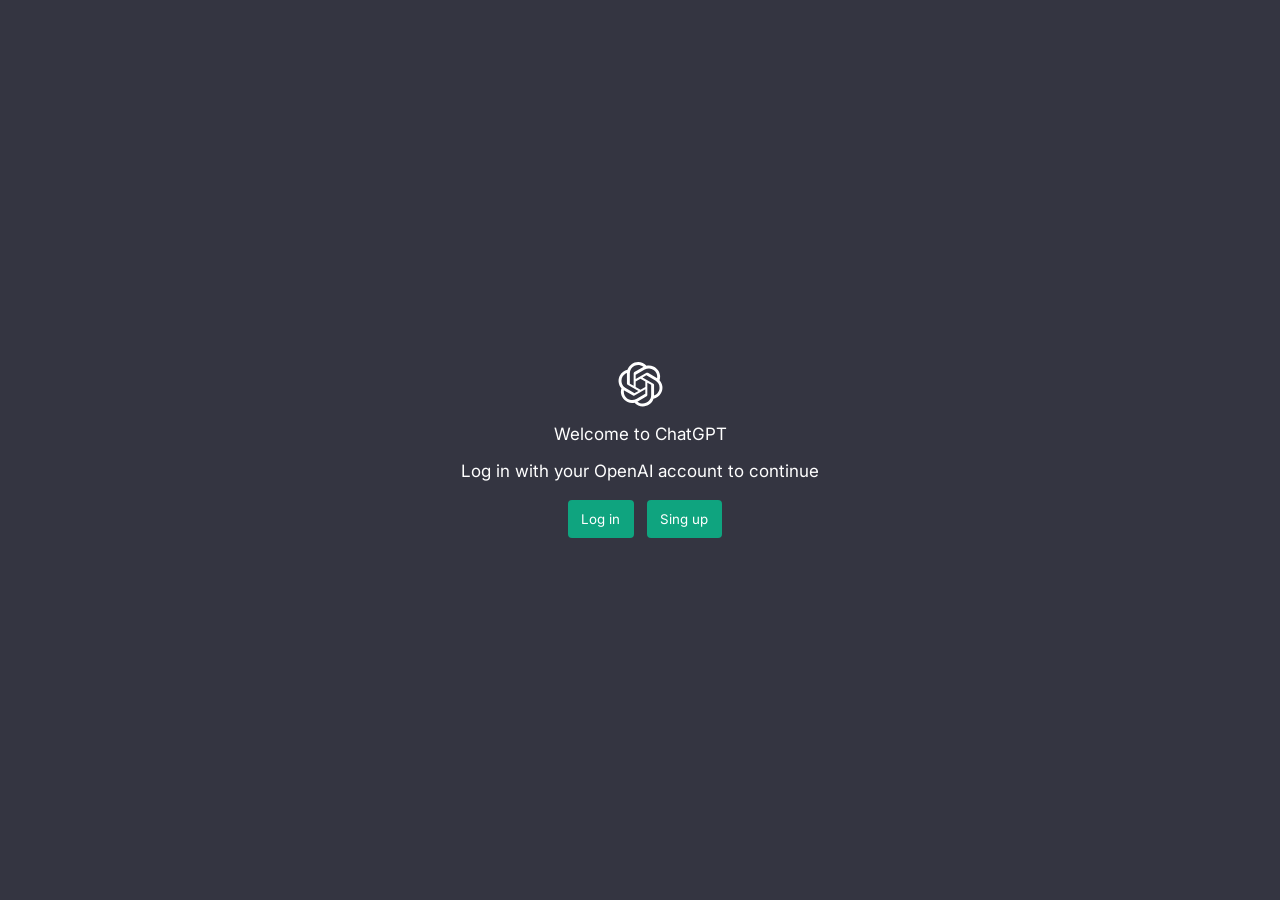
<file: index.html>
<!DOCTYPE html>
<html lang="pt_BR">
<head>
    
    <meta charset="UTF-8">
    <meta name="viewport" content="width=device-width, initial-scale=1.0">
    <title>Welcome to ChatGPT</title>
    <link rel="shortcut icon" href="assets/Avatar ChatGPT.svg" type="image/x-icon">
    <link rel="stylesheet" href="CSS/style1.css">
</head>
<body>
    <main>
        <div class="container">
            <div class="card">
            <img src="assets/ChatGPT Logo.svg" alt="Imagem ChatGPT">
            <p>Welcome to ChatGPT</p>
            <p>Log in with your OpenAI account to continue</p>
            </div>
            <div class="botoes">
                <a href="page2.html"> <button id="botao1">Log in</button> </a>
                <a href="page2.html"> <button id="botao2">Sing up</button> </a>
            </div>
        </div>
    </main>
</body>
</html>
</file>
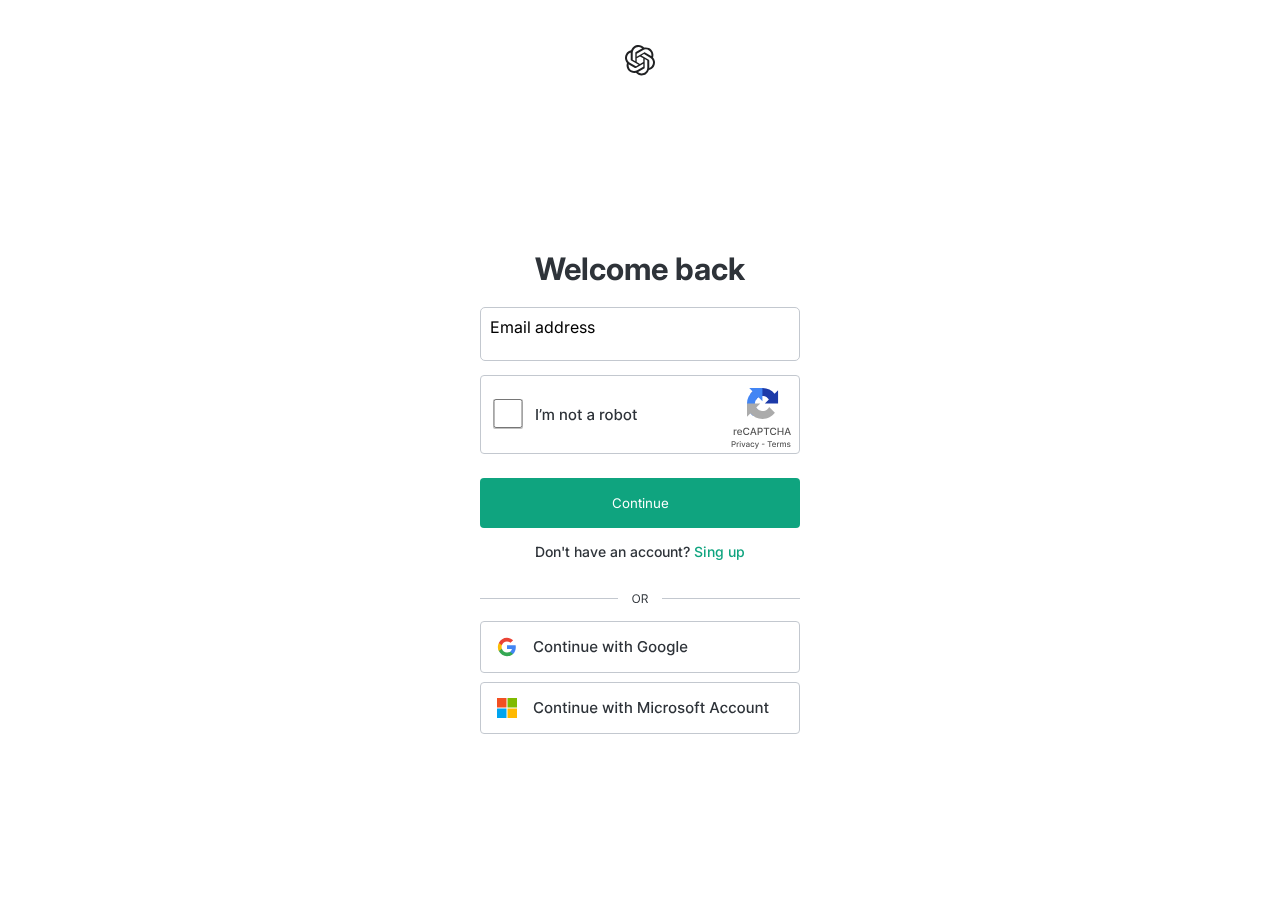
<file: page2.html>
<!DOCTYPE html>
<html lang="en">
<head>
    <meta charset="UTF-8">
    <meta name="viewport" content="width=device-width, initial-scale=1.0">
    <title>Welcome to ChatGPT</title>
    <link rel="shortcut icon" href="assets/Avatar ChatGPT.svg" type="image/x-icon">
    <link rel="stylesheet" href="CSS/style2.css">
</head>
<body>
    <main>
        <div class="container">
            <div class="cabecalho">
                <a href="page3.html"> <img src="assets/ChatGPT Logo2.svg" alt="Imagem ChatGPT"></a>
                <h1>Welcome back</h1>
            </div>
            <div class="card">
                <div class="laabel">
                    <span>Email address</span>
                    <input type="text" required="required">
                </div>
                <div class="recaptcha">
                    <input type="checkbox" name="Bots" id="checklist">
                    <img src="assets/reCaptcha.svg" alt="reCaptcha">
                </div>
                <button>Continue</button>
                <p>Don't have an account? <a href="">Sing up</a></p>
            </div>
            <div class="footer">
                <img src="assets/OR.svg" alt="Imagem OR">
                <img id="imgGoogle" src="assets/Continue with Google.svg" alt="Imagem Google">
                <img id="imgMicrosoft" src="assets/Continue with Microsoft.svg" alt="Imagem microsoft">
            </div>
        </div>
    </main>
</body>
</html>
</file>
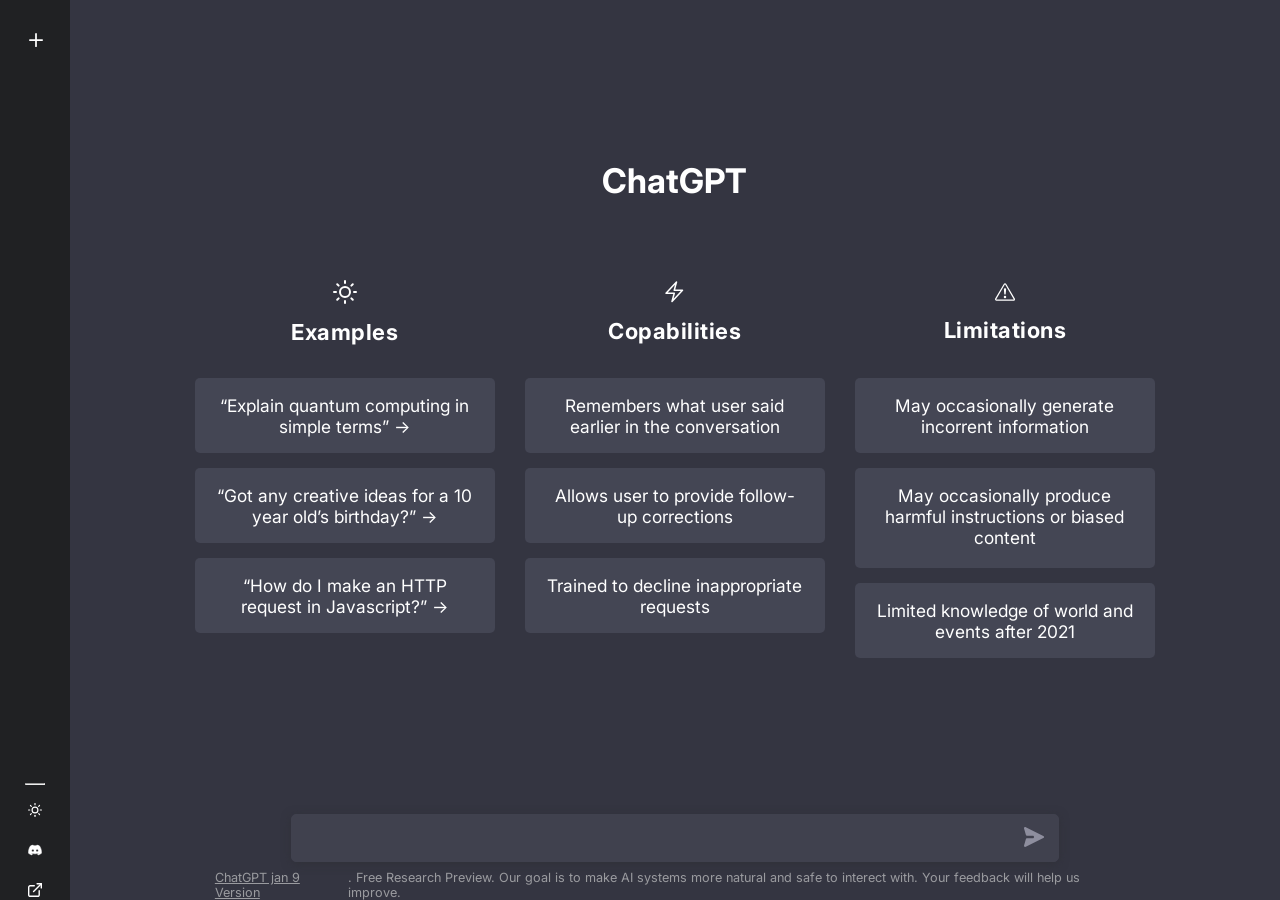
<file: page3.html>
<!DOCTYPE html>
<html lang="pt_BR">
<head>
    <meta charset="UTF-8">
    <meta name="viewport" content="width=device-width, initial-scale=1.0">
    <title>Welcome to ChatGPT</title>
    <link rel="shortcut icon" href="assets/Avatar ChatGPT.svg" type="image/x-icon">
    <link rel="stylesheet" href="CSS/style3.css">
</head>
<body>
    <main>
        <div class="sidebar">
            <div class="top">
                <div class="chatnovo">
                    <div class="item">
                        <a href="page4.html"><img class="icon" src="assets/plus.svg" alt="+"></a>
                        <div className="text"> New chat </div>
                    </div>
                </div>
            </div>
            <div class="bot">
                <hr>
                <div class="item">
                    <img class="icon" src="assets/contrast.svg" alt="Raio">
                    <div className="text"> Light mode </div>
                </div>

                <div class="item">
                    <img class="icon" src="assets/discord.svg" alt="discord">
                    <div className="text"> OpenAI Discord </div>
                </div>

                <div class="item">
                    <img class="icon" src="assets/enlarge.svg" alt="enlarge">
                    <div className="text"> Updates & FAQ </div>
                </div>

                <div class="item">
                    <img class="icon" src="assets/logout.svg" alt="logout">
                    <div className="text"> Log out </div>
                </div>
            </div>
        </div>

        <div class="container">
            <h1>ChatGPT</h1>
            <div class="Card">
                <div class="left">
                    <div class="jg1">
                        <img src="assets/contrast.svg" alt="Icon Examples">
                        <h2>Examples</h2>
                    </div>
                    <div class="adc1">
                        <p class="sup">“Explain quantum computing in <br> simple terms” →</p>
                        <p class="sup">“Got any creative ideas for a 10 <br> year old’s birthday?” →</p>
                        <p class="sup">“How do I make an HTTP <br> request in Javascript?” →</p>
                    </div>
                </div>
                <div class="mid">
                    <div class="jg2">
                        <img src="assets/Flash.svg" alt="Icon Copabilities">
                        <h2>Copabilities</h2>
                    </div>
                    <div class="adc2">
                        <p class="sup">Remembers what user said <br> earlier in the conversation</p>
                        <p class="sup">Allows user to provide follow- <br> up corrections</p>
                        <p class="sup">Trained to decline inappropriate <br> requests</p>
                    </div>
                </div>
                <div class="right">
                    <div class="jg3">
                        <img src="assets/exclamation-triangle.svg" alt="icon Limitations">
                        <h2>Limitations</h2>
                    </div>
                    <div class="adc3">
                        <p class="sup">May occasionally generate <br> incorrent information</p>
                        <p class="sup" id="bugado">May occasionally produce <br> harmful instructions or biased <br> content</p>
                        <p class="sup">Limited knowledge of world and <br> events after 2021</p>
                    </div>
                </div>
            </div>
            <div class="submits">
                <input type="text">
                <img src="assets/send.svg" alt="Enviar">
            </div>
            <div class="footer">
                <a href="">ChatGPT jan 9 Version</a>
                <p>. Free Research Preview. Our goal is to make AI systems more natural
                    and safe to interect with. Your feedback will help us improve.
                </p>
            </div>
        </div>
    </main>
</body>
</html>
</file>
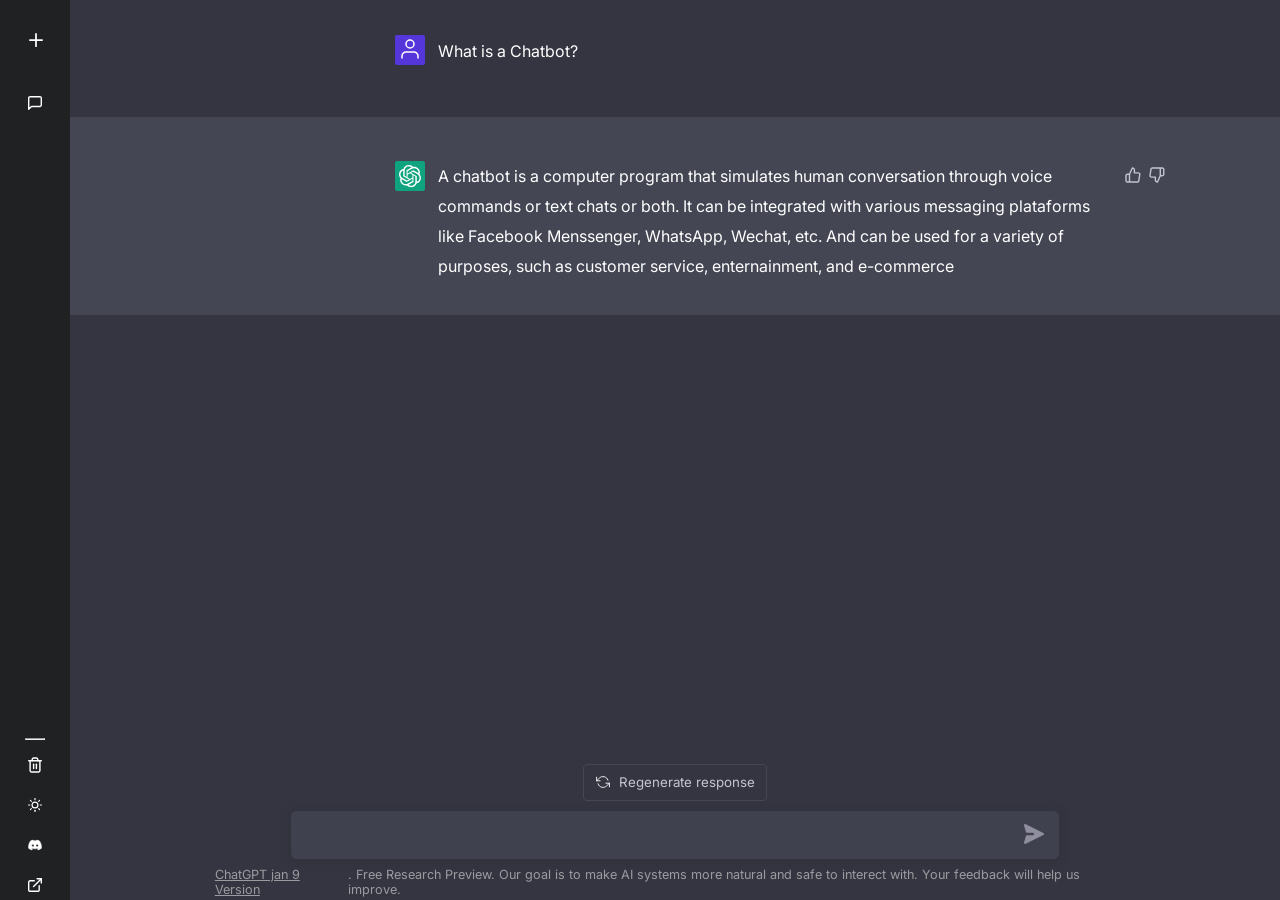
<file: page4.html>
<!DOCTYPE html>
<html lang="pt_BR">
<head>
    <meta charset="UTF-8">
    <meta name="viewport" content="width=device-width, initial-scale=1.0">
    <title>Welcome to ChatGPT</title>
    <link rel="shortcut icon" href="assets/Avatar ChatGPT.svg" type="image/x-icon">
    <link rel="stylesheet" href="CSS/style4.css">
</head>
<body>
    <main>
        <div class="sidebar">
            <div class="top">
                <div class="chatnovo">
                    <div class="item">
                        <img class="icon" src="assets/plus.svg" alt="+">
                        <div className="text"> New chat </div>
                    </div>
                </div>
                <div class="input1">
                    <div class="item">
                        <img class="icon" src="assets/message.svg" alt="message">
                        <p> Chatbot definition explorer </p>
                    </div>

                    <div class="imgs">
                        <img id="img1" class="" src="assets/pen.svg" alt="pen">
                        <img id="img2" class="" src="assets/delete.svg" alt="delete">
                    </div>
                </div>
            </div>
            <div class="bot">
                <hr>
                <div class="item">
                    <img class="icon" src="assets/delete.svg" alt="clear">
                    <div className="text" id="text1"> Clear conversations </div>
                </div>

                <div class="item">
                    <img class="icon" src="assets/contrast.svg" alt="Raio">
                    <div className="text"> Light mode </div>
                </div>

                <div class="item">
                    <img class="icon" src="assets/discord.svg" alt="discord">
                    <div className="text"> OpenAI Discord </div>
                </div>

                <div class="item">
                    <img class="icon" src="assets/enlarge.svg" alt="enlarge">
                    <div className="text"> Updates & FAQ </div>
                </div>

                <div class="item">
                    <a href="page1.html"><img class="icon" src="assets/logout.svg" alt="logout"></a>
                    <div className="text"> Log out </div>
                </div>
            </div>
        </div>

        <div class="container">
            <div class="dialogo">
                <div class="dialogouser">
                    <img src="assets/Avatar User.svg" alt="Imagem User">
                    <p>What is a Chatbot?</p>
                </div>

                <div class="dialogogpt">
                    <img src="assets/Avatar ChatGPT3.svg" alt="Avatar GPT">
                    <p>A chatbot is a computer program that simulates human conversation
                        through voice <br> commands or text chats or both. It can be integrated
                        with various messaging plataforms <br> like Facebook Menssenger,
                        WhatsApp, Wechat, etc. And can be used for a variety of <br> 
                        purposes, such as customer service, enternainment, and e-commerce
                    </p>
                    
                    <div class="likes">
                        <img id="like" src="assets/like.svg" alt="Like">
                        <img id="deslike" src="assets/dislike.svg" alt="Deslike">
                    </div>
                </div>
            </div>

            <div class="regen">
                <img src="assets/refresh.svg" alt="Refresh">
                <button> Regenerate response</button>
            </div>
            <div class="submits">
                <input type="text">
                <img src="assets/send.svg" alt="Enviar">
            </div>
            <div class="footer">
                <a href="">ChatGPT jan 9 Version</a>
                <p>. Free Research Preview. Our goal is to make AI systems more natural
                    and safe to interect with. Your feedback will help us improve.
                </p>
            </div>
        </div>
    </main>
</body>
</html>
</file>
<file: CSS/style1.css>
@import url('https://fonts.googleapis.com/css2?family=Inter&display=swap');

*{
    margin: 0;
    padding: 0;
    box-sizing: border-box;
    font-family: "inter";
}

main{
    width: 100vw;
    height: 100vh;
    background-color: #343541;
    align-items: center;
    justify-content: center;
    display: flex;
}

.container{
    width: 35%;
    height: 30%;
    justify-content: center;
    align-items: center;
    display: flex;
    flex-direction: column;
}

.card{
    justify-content: center;
    align-items: center;
    display: flex;
    flex-direction: column;
    gap: 17px;
    color: white;
    font-family: inter;
    font-size: 17px;
    margin-bottom: 19px;
}

.card > img{
    width: 45px;
    height: 45px;
}

.botoes > a{
    color: white;
    cursor: pointer;
    text-decoration: none;
}

#botao1{
    width: 66px;
    height: 38px;
    border: none;
    outline: none;
    border-radius: 4px;
    color: white;
    background: #0FA47F;
    font-family: inter;
    margin-left: 9px;
    cursor: pointer;
}


#botao2{
    width: 75px;
    height: 38px;
    border: none;
    outline: none;
    border-radius: 4px;
    color: white;
    background: #0FA47F;
    font-family: inter;
    margin-left: 9px;
    cursor: pointer;
}
</file>
<file: CSS/style2.css>
@import url('https://fonts.googleapis.com/css2?family=Inter:wght@400;500;700&display=swap');


*{
    margin: 0;
    padding: 0;
    box-sizing: border-box;
    font-family: "inter";
}

main{
    width: 100vw;
    height: 100vh;
    background-color: white;
    align-items: center;
    justify-content: center;
    display: flex;
}

.container{
    width: 320px;
    height: 810px;
    align-items: center;
    display: flex;
    flex-direction: column;
    gap: 20px;
}

.cabecalho{
    margin-top: 0px;
    align-items: center;
    flex-direction: column;
    display: flex;
    gap: 170px;
}

.cabecalho > img{
    width: 30px;
    height: 30px;
}

.cabecalho > h1{
    font-family: inter;
    font-size: 31px;
    font-weight: 700;
    color: #2E3339;
    text-align: center;
}

.laabel{
    position: relative;
}

.laabel > span{
    position: absolute;
    left: 0;
    padding: 10px;
    pointer-events: none;

}

.laabel > input{
    width: 320px;
    height: 54px;
    margin-bottom: 14px;
    border: 1px solid #C3C8CF;
    border-radius: 5px;
    color: black;
    font-size: 15pt;
    padding-left: 10px;
    outline: none;
}

.laabel input:valid ~ span,
.laabel input:focus ~ span{
    transform: translateX(-30px) translateY(-20px);
    color: red;
}
.card input:hover{
    border-color: #0FA47F;
}

.recaptcha > img{
    width: 320px;
    height: 79px;
}

#checklist{
    position: absolute;
    width: 56px;
    height: 29.4px;
    margin-top: 24.1px;
    border: none;
    cursor: pointer;
}

.card > button{
    width: 320px;
    height: 50px;
    background: #0FA47F;
    color: white;
    border: none;
    border-radius: 4px;
    margin-top: 20px;
    cursor: pointer;
}

.card > p{
    font-size: 14px;
    text-align: center;
    margin-top: 15px;
    color: #2E3339;
    font-weight: 500;
}

.card > p > a{
    text-decoration: none;
    color: #0FA47F;
}

.footer > img{
    margin-top: 5px;
}

#imgGoogle{
    cursor: pointer;
}

#imgMicrosoft{
    cursor: pointer;
}
</file>
<file: CSS/style3.css>
@import url('https://fonts.googleapis.com/css2?family=Inter:wght@200;300;400;500;700&display=swap');


*{
    margin: 0;
    padding: 0;
    box-sizing: border-box;
    font-family: "inter";
}

main{
    width: 100vw;
    height: 100vh;
    background-color: #343541;
    display: flex;
}

.sidebar{
    width: 70px;
    height: 100%;
    font-size: 10pt;
    background-color: #202123;
    box-sizing: border-box;
    transition: ease-in-out 0.3s;
    white-space: nowrap;
    color: #fff;
    overflow: hidden;
}

.sidebar:hover{
    width: 350px;
    transition: ease-in-out 0.3s;
}

.sidebar:hover > .item > .text{
    opacity: 1;
}

.chatnovo{
    width: 285px;
    height: 30%;
    padding-top: 4px;
    padding-left: 15px;
    margin-bottom: 12px;
    border: 1px solid #202123;
    background-color: none;
    border-radius: 6px;
    font-size: 12pt;
}

.sidebar:hover > .top > .chatnovo{
    border-color: #444654;
    transition: ease-in-out 0.5s;
}

.top{
    padding: 10px;
    display: flex;
    flex-direction: column;
}

.item{
    display: flex;
    align-items: center;
    margin: 10px 0;
}

.bot{
    margin-top: 666px;
    padding: 25px;
}

.item .icon{
    width: 14px;
    height: 30px;
    margin-right: 40px;
    margin-left: 2.5px;
    flex-shrink: 0;
    cursor: pointer;
}

.item .text{
    opacity: 1;
    transition: ease-in-out 0.3s;
    transition-delay: .2s;
    white-space: nowrap;
    text-align: left;
    text-decoration: none;
    cursor: pointer;
}

.container{
    width: 95%;
    height: 100%;
    display: flex;
    justify-content: center;
    align-items: center;
    flex-direction: column;
    overflow: hidden;
}

.container > h1{
    color: white;
    font-family: inter;
    font-size: 34px;
    margin-top: 160px;
}

.container > .Card{
    display: flex;
    width: 75%;
    height: 65%;
    justify-content: center;
    align-items: center;
    gap: 30px;
    margin-bottom: 40px;
}

.container > .Card > .left > .jg1{
    width: 300px;
    height: 100px;
    text-align: center;
    align-items: center;
    justify-content: center;
    display: flex;
    flex-direction: column;
    color: white;
    font-weight: 200;
    letter-spacing: 0.5px;
    font-size: 11pt;
    margin-top: -80px;
}

.container > .Card > .left > .jg1 > h2{
    margin-top: 15px;
}

.container > .Card > .left> .adc1 > .sup{
    width: 300px;
    height: 75px;
    background-color: #444654;
    align-items: center;
    padding-top: 17px;
    text-align: center;
    margin-top: 15px;
    border-radius: 5px;
    color: white;
    font-weight: 400;
    font-size: 13pt;
}

.container > .Card > .mid > .jg2{
    width: 300px;
    height: 100px;
    text-align: center;
    align-items: center;
    justify-content: center;
    display: flex;
    flex-direction: column;
    color: white;
    font-weight: 200;
    letter-spacing: 0.5px;
    font-size: 11pt;
    margin-top: -80px;
}

.container > .Card > .mid > .jg2 > h2{
    margin-top: 15px;
}

.container > .Card > .mid> .adc2 > .sup{
    width: 300px;
    height: 75px;
    background-color: #444654;
    align-items: center;
    padding-top: 17px;
    text-align: center;
    margin-top: 15px;
    border-radius: 5px;
    color: white;
    font-weight: 400;
    font-size: 13pt;
}

.container > .Card > .right > .jg3{
    width: 300px;
    height: 100px;
    text-align: center;
    align-items: center;
    justify-content: center;
    display: flex;
    flex-direction: column;
    color: white;
    font-weight: 200;
    letter-spacing: 0.5px;
    font-size: 11pt;
    margin-top: -55px;
}

.container > .Card > .right > .jg3 > img{
    width: 20px;
    height: 20px;
    filter: invert(100%);
}

.container > .Card > .right > .jg3 > h2{
    margin-top: 15px;
}

.container > .Card > .right> .adc3 > .sup{
    width: 300px;
    height: 75px;
    background-color: #444654;
    align-items: center;
    padding-top: 17px;
    text-align: center;
    margin-top: 15px;
    border-radius: 5px;
    color: white;
    font-weight: 400;
    font-size: 13pt;
}

.container > .Card > .right> .adc3 >#bugado{
    height: 100px;
}

.container > .submits{
    width: 768px;
    height: 48px;
    border-radius: 5px;
    box-shadow: 0px 2px 10px 0px #303139;
    position: relative;
}

.container > .submits > input{
    width: 768px;
    height: 48px;
    outline: none;
    border-radius: 5px;
    border: 1px solid #40414E;
    background-color: #40414E;
    padding-left: 10px;
    color: white;
    font-size: 12pt;
}

.container > .submits > img{
    width: 20px;
    top: 28%;
    left: 95.5%;
    position: absolute;
    cursor: pointer;
}


.container > .footer {
    width: 920px;
    height: 30px;
    display: flex;
    font-size: 9.5pt;
    text-decoration: none;
    color: #9A9B9F;
    font-family: inter;
    text-align: left;
    margin-top: 8px;
}

.container > .footer > a{
    color: #9A9B9F;
}
</file>
<file: CSS/style4.css>
@import url('https://fonts.googleapis.com/css2?family=Inter:wght@400;500;700&display=swap');


*{
    margin: 0;
    padding: 0;
    box-sizing: border-box;
    font-family: "inter";
}

main{
    width: 100vw;
    height: 100vh;
    background-color: #343541;
    display: flex;
}

.sidebar{
    width: 70px;
    height: 100%;
    font-size: 10pt;
    background-color: #202123;
    box-sizing: border-box;
    transition: ease-in-out 0.3s;
    white-space: nowrap;
    color: #fff;
    overflow: hidden;
}

.sidebar:hover{
    width: 370px;
    transition: ease-in-out 0.3s;
}

.sidebar:hover > .item > .text{
    opacity: 1;
}

.chatnovo{
    width: 285px;
    height: 30%;
    padding-top: 4px;
    padding-left: 15px;
    margin-bottom: 12px;
    border: 1px solid #202123;
    background-color: none;
    border-radius: 6px;
    font-size: 12pt;
}

.sidebar:hover > .top > .chatnovo{
    border-color: #444654;
    transition: ease-in-out 0.5s;
}



.sidebar:hover > .top >.input1{
    background-color: #343540;
    border-radius: 6px;
    transition: ease-in-out 0.5s;
}

.top{
    padding: 10px;
    display: flex;
    flex-direction: column;
}
.input1{
    width: 285px;
    height: 30%;
    padding-left: 15px;
    display: flex;
    position: relative;
}

.imgs{
    background-color: #202123;
    display: flex;
    width: 24%;
    height: 70%;
    top: 7%;
    left: 75%;
    text-align: center;
    overflow: hidden;
    position: absolute;
}

.sidebar:hover > .top > .input1 > .imgs{
    background-color: #343540;
    transition: ease-in-out 0.5s;
}

.sidebar:hover > .top > .input1 > .imgs > #img1{
    cursor: pointer;
}

#img1{
    width: 17px;
    height: 17px;
    position: absolute;
    top: 39.5%;
    left: 14%;
    overflow: hidden;
}

.sidebar:hover > .top > .input1 > .imgs > #img2{
    cursor: pointer;
}

#img2{
    width: 18px;
    height: 18px;
    position: absolute;
    top: 39.5%;
    left: 64%; 
    overflow: hidden;
}

.item{
    display: flex;
    align-items: center;
    margin: 10px 0;
}

.bot{
    margin-top: 575px;
    padding: 25px;
}

.item .icon{
    width: 14px;
    height: 30px;
    margin-right: 40px;
    margin-left: 2.5px;
    flex-shrink: 0;
    cursor: pointer;
}

.item .text{
    opacity: 1;
    transition: ease-in-out 0.3s;
    transition-delay: .2s;
    white-space: nowrap;
    text-align: left;
    text-decoration: none;
    cursor: pointer;
}

.container{
    width: 95%;
    height: 100%;
    display: flex;
    justify-content: center;
    align-items: center;
    flex-direction: column;
    overflow: hidden;
}

.container > .dialogo{
    width: 140%;
    height: 55%;
    color: white;
    margin-top: -35px;
    text-align: left;
    display: flex;
    flex-direction: column;
}

.container > .dialogo > .dialogouser{
    width: 100%;
    height: 30%;
    display: flex;
    justify-content: center;
    position: relative;
    margin-top: 0px;
}

.container > .dialogo > .dialogouser > img{
    left: 33.5%;
    top: 45%;
    margin-left: 0%;
    position: absolute;
}

.container > .dialogo > .dialogouser > p{
    left: 36%;
    top: 49%;
    position: absolute;
}

.container > .dialogo > .dialogogpt{
    line-height: 30px;
    background-color: #444654;
    width: 100%;
    height: 40%;
    display: flex;
    justify-content: center;
    position: relative;
    overflow: hidden;
}

.container > .dialogo > .dialogogpt > img{
    left: 33.5%;
    top: 22%;
    margin-left: 0%;
    position: absolute;
}
.container > .dialogo > .dialogogpt > p{
    left: 36%;
    top: 22%;
    position: absolute;
}

.dialogo > .dialogogpt > .likes{
    margin-right: -1000px;
    margin-top: 45px;
    width: 100px;
    height: 100px;
    
}

.dialogo > .dialogogpt > .likes > #like{
    margin-right: 4px;
    cursor: pointer;
}

.dialogo > .dialogogpt > .likes > #deslike{
    margin-right: 4px;
    cursor: pointer;
}

.container > .regen{
    width: 184px;
    height: 37px;
    margin-top: 300px;
    margin-bottom: 10px;
    position: relative;
}

.container > .regen > button{
    width: 184px;
    height: 37px;
    background: none;
    padding-left: 24px;
    border-radius: 4px;
    border: 1px solid #444654;
    color: #C5C5D1;
    font-size: 10pt;
    cursor: pointer;
}

.container > .regen > img{
    width: 14px;
    top: 35%;
    left: 7%;
    position: absolute;
    cursor: pointer;
}

.container > .submits{
    width: 768px;
    height: 48px;
    border-radius: 5px;
    box-shadow: 0px 2px 10px 0px #303139;
    position: relative;
}

.container > .submits > input{
    width: 768px;
    height: 48px;
    outline: none;
    border-radius: 5px;
    border: 1px solid #40414E;
    background-color: #40414E;
    padding-left: 10px;
    color: white;
    font-size: 12pt;
}

.container > .submits > img{
    width: 20px;
    top: 28%;
    left: 95.5%;
    position: absolute;
    cursor: pointer;
}


.container > .footer {
    width: 920px;
    height: 30px;
    display: flex;
    font-size: 9.5pt;
    text-decoration: none;
    color: #9A9B9F;
    font-family: inter;
    text-align: left;
    margin-top: 8px;
}

.container > .footer > a{
    color: #9A9B9F;
}
</file>
